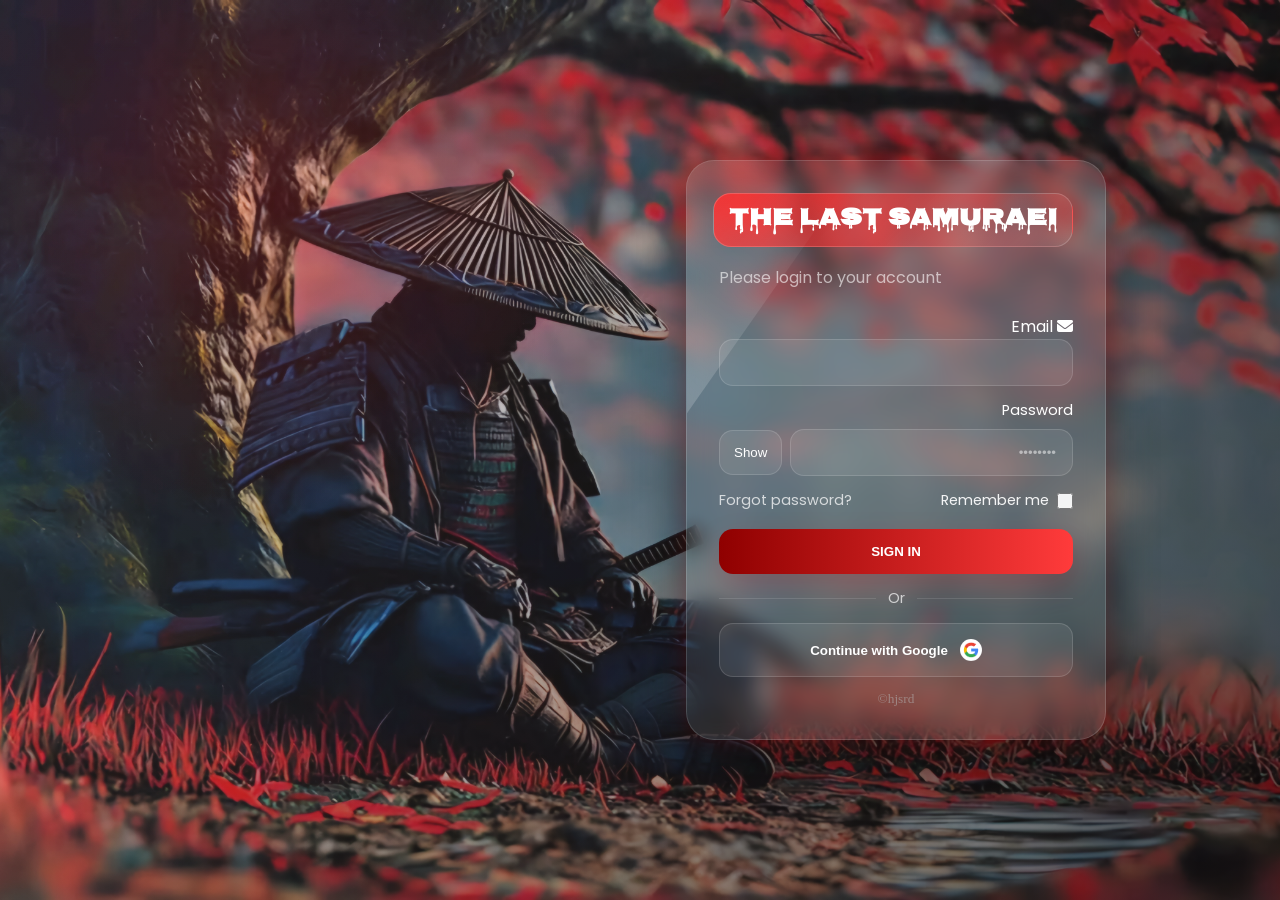
<file: index.html>
<!doctype html>
<html lang="en" dir="rtl">

<head>
    <meta charset="UTF-8" />
    <meta name="viewport" content="width=device-width, initial-scale=1.0" />
    <title>Glass Login</title>
    <link rel="stylesheet" href="style.css" />
    <link rel="stylesheet" href="https://cdnjs.cloudflare.com/ajax/libs/font-awesome/6.7.2/css/all.min.css">
    <link href="https://fonts.googleapis.com/css2?family=Poppins:wght@300;400;600;700&display=swap" rel="stylesheet">
</head>

<body>
    <div class="bg"></div>
    <div class="overlay"></div>

    <main class="wrap">
        <section class="card">
            <div class="brand">The last samuraei</div>
            <h1> </h1>
            <p> Please login to your account</p>

            <form>
                <div class="input-box">

                    <i class="fa-solid fa-envelope"></i>
                    Email
                    <input type="email">

                </div>

                <label class="pw">
                    <span>Password</span>
                    <div class="pw-box">
                        <input id="password" type="password" placeholder="••••••••" />
                        <button type="button" id="toggle">Show</button>
                    </div>
                </label>

                <div class="row">
                    <label class="check">
                        <input type="checkbox" />
                        <span>Remember me</span>
                    </label>
                    <a href="#">?Forgot password</a>
                </div>

                <button class="btn" type="submit">SIGN IN</button>

                <div class="line"><span>Or</span></div>

                <button class="google">

                    <img src="assest/images.png">

                    <span>Continue with Google</span>

                </button>
                <div class="creat">

                    <span>hjsrd©</span>

                </div>



            </form>
        </section>
    </main>

    <script src="script.js"></script>
</body>

</html>
</file>
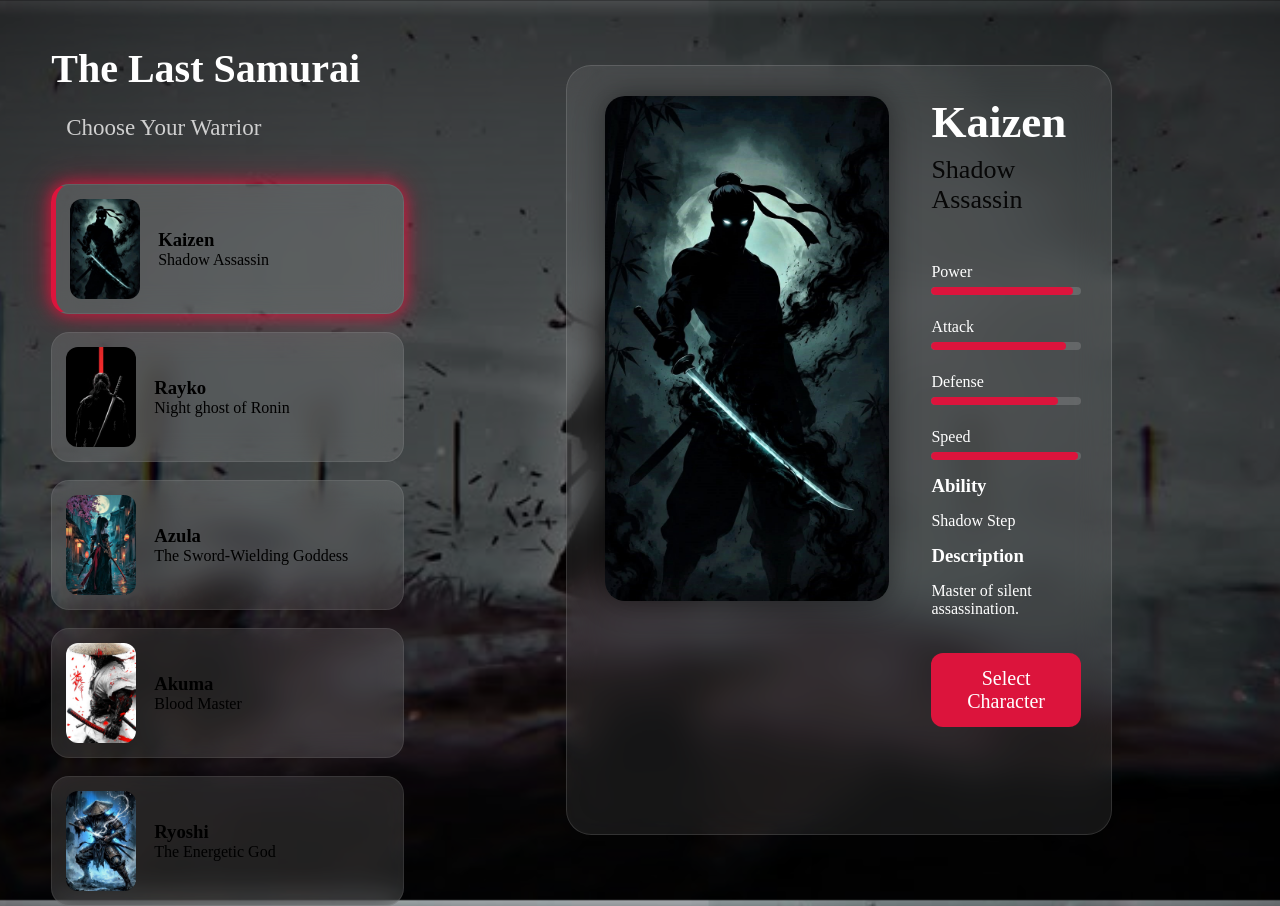
<file: characters/character.html>
<!DOCTYPE html>
<html lang="en">
<head>
    <meta charset="UTF-8">
    <meta name="viewport" content="width=device-width, initial-scale=1.0">
    <title>Characters</title>
    <link rel="stylesheet" href="../characters/character.css">
</head>






<body>

<div class="overlay">

    <div class="container">

        <div class="left">

            <h1>The Last Samurai</h1>
            <p>Choose Your Warrior</p>

            <div class="character-card active" data-character="kaizen">
                <img src="../assest/kaizen.jpg">
                <div>
                    <h3>Kaizen</h3>
                    <span>Shadow Assassin</span>
                </div>
            </div>

            <div class="character-card" data-character="rayko">
                <img src="../assest/rayko.jpg">
                <div>
                    <h3>Rayko</h3>
                    <span>Night ghost of Ronin</span>
                </div>
            </div>

            <div class="character-card" data-character="azula">
                <img src="../assest/azula.jpg">
                <div>
                    <h3>Azula</h3>
                    <span>The Sword-Wielding Goddess</span>
                </div>
            </div>

            <div class="character-card" data-character="akuma">
                <img src="../assest/akuma.jpg">
                <div>
                    <h3>Akuma</h3>
                    <span>Blood Master</span>
                </div>
            </div>

            <div class="character-card" data-character="ryoshi">
                <img src="../assest/ryoshi.jpg">
                <div>
                    <h3>Ryoshi</h3>
                    <span>The Energetic God</span>
                </div>
            </div>

        </div>

        <div class="right">

            <div class="info-card">

    <div class="info-content">

        <div class="image-side">

            <img id="hero" class="hero" src="../assest/kaizen.jpg">

        </div>

        <div class="details">

            <h2 id="name">Kaizen</h2>

            <p id="class" class="class">Shadow Assassin</p>

            <div class="stat">
                <span>Power</span>
                <div class="bar">
                    <div id="power" class="fill" style="width:95%"></div>
                </div>
            </div>

            <div class="stat">
                <span>Attack</span>
                <div class="bar">
                    <div id="attack" class="fill" style="width:90%"></div>
                </div>
            </div>

            <div class="stat">
                <span>Defense</span>
                <div class="bar">
                    <div id="defense" class="fill" style="width:85%"></div>
                </div>
            </div>

            <div class="stat">
                <span>Speed</span>
                <div class="bar">
                    <div id="speed" class="fill" style="width:98%"></div>
                </div>
            </div>

            <h3>Ability</h3>

            <p id="ability">Shadow Step</p>

            <h3>Description</h3>

            <p id="description">
                Master of silent assassination.
            </p>

            <button>Select Character</button>

        </div>

    </div>

</div>
    </div>

</div>
<script src="../characters/character.js"></script>
</body>


</html>
</file>
<file: style.css>
*
{
box-sizing: border-box;
margin: 0;
padding: 0
}


@font-face{
    font-family: "Nosifer";
    src: url("fonts/Nosifer-Regular.ttf") format("truetype");
}




html,
body {
    height: 100%;
    font-family: system-ui, -apple-system, "Segoe UI", Roboto, sans-serif, "nosifer"
}

body {
    overflow: hidden;
    font-family: Poppins;
    background: #050505;
    color: #fff
}

.bg,
.overlay {
    position: fixed;
    inset: 0
}

.bg {
    background-image: url("assest/bg.jpg");
    background-size: cover;
    background-position: center;
    background-repeat: no-repeat;
}

.overlay {
    background:
        radial-gradient(circle at 20% 20%, rgba(255, 0, 0, .18), transparent 28%),
        linear-gradient(120deg,

            rgba(255, 255, 255, .12),

            rgba(19, 14, 14, 0.664));
}

.wrap {
    align-items: center;
    position: relative;
    min-height: 100vh;
    display: grid;
    place-items: right;
    padding: 24px;
    margin-right: 150px;
}

.card {


    width: min(92vw, 420px);
    padding: 32px;
    border: 1px solid rgba(255, 255, 255, .14);
    background: rgba(255, 255, 255, .08);
    backdrop-filter: blur(10px);
    -webkit-backdrop-filter: blur(10px);
    border-radius: 28px;
    box-shadow:

        0 0 25px rgba(255, 0, 0, .15),

        0 20px 50px rgba(0, 0, 0, .45);

    position: relative;

    overflow: hidden;

    animation: up 5s ease both;
}

.card::before {

    content: "";

    position: absolute;

    width: 250px;

    height: 500px;

    background:

        linear-gradient(transparent,

            rgba(255, 255, 255, .18),

            transparent);

    transform: rotate(35deg);

    left: -220px;

    top: -80px;

    transition: 2s;

}

.card:hover::before {

    left: 450px;

}


.brand {

    width: 360px;
    height: 54px;
    border-radius: 18px;
    display: grid;
    place-items: center;
    margin-bottom: 18px;
    background: linear-gradient(135deg, rgba(255, 40, 40, .9), rgba(255, 255, 255, .08));
    border: 1px solid rgba(255, 255, 255, .18);
    font-weight: 800;
    font-size: 24px;
    font-family: "Nosifer";

}

h1 {
    font-size: 2rem;
    line-height: 1.2;
    margin-bottom: 8px
}

p {
    text-align: left;
    opacity: .60;
    margin-bottom: 24px
}

form {
    display: grid;
    gap: 14px
}

label {
    display: grid;
    gap: 8px;
    font-size: .92rem
}

input {
    width: 100%;
    border: 1px solid rgba(255, 255, 255, .14);
    background: rgba(255, 255, 255, .08);
    color: #fff;
    padding: 15px 16px;
    border-radius: 14px;
    outline: none;
    transition: .2s ease;
}

input::placeholder {
    color: rgba(255, 255, 255, .5)
}

input:focus {
    border-color: rgba(255, 70, 70, .6);
    box-shadow: 0 0 0 4px rgba(255, 0, 0, .12);
}

.pw-box {
    display: flex;
    gap: 8px;
    align-items: center
}

.pw-box input {
    flex: 1
}

.pw-box button {
    border: 1px solid rgba(255, 255, 255, .14);
    background: rgba(255, 255, 255, .08);
    color: #fff;
    padding: 14px 14px;
    border-radius: 14px;
    cursor: pointer;
}

.row {
    display: flex;
    justify-content: space-between;
    align-items: center;
    gap: 10px;
    font-size: .9rem;
    opacity: .92;
}

.check {
    display: flex;
    align-items: center;
    gap: 8px
}

.check input {
    width: 16px;
    height: 16px
}

a {
    color: #fff;
    text-decoration: none;
    opacity: .8
}

a:hover {
    opacity: 1
}

.btn,
.google {
    width: 100%;
    border: 0;
    border-radius: 14px;
    padding: 15px 16px;
    cursor: pointer;
    font-weight: 700;
    transition: .2s ease;
}

.google {

    display: flex;

    align-items: center;

    justify-content: center;

    gap: 12px;

    cursor: pointer;

}

.google img {


    width: 22px;

    height: 22px;

    border-radius: 16px;

}




.btn {
    margin-top: 4px;
    color: #fff;
    background: linear-gradient(90deg, #8f0000, #ff3b3b);
    box-shadow: 0 12px 30px rgba(255, 0, 0, .18);
    transition: 5s;
}

.btn:hover,
.google:hover,
.pw-box button:hover {
    transform: translatex(-4px);
    transition: .5s;
}

.google {
    background: rgba(255, 255, 255, .08);
    border: 1px solid rgba(255, 255, 255, .14);
    color: #fff;
}

.creat {
    font-family: Georgia, 'Times New Roman', Times, serif;
    text-align: center;
    font-size: smaller;
    color: #b3b3b38f;
}

.line {
    display: flex;
    align-items: center;
    gap: 12px;
    opacity: .7;
    font-size: .9rem;
}

.line::before,
.line::after {
    content: "";
    height: 1px;
    flex: 1;
    background: rgba(255, 255, 255, .16);
}




@keyframes up {
    from {
        opacity: 0;
        transform: translateY(22px) scale(.98)
    }

    to {
        opacity: 1;
        transform: translateY(0) scale(1)
    }
}

@media (max-width:480px) {
    .card {
        padding: 22px;
        border-radius: 22px
    }

    h1 {
        font-size: 1.65rem
    }

    .row {
        flex-direction: column;
        align-items: flex-start
    }
}
</file>
<file: characters/character.css>
*{

margin:0;
padding:0;
box-sizing:border-box;

font-family:Poppins;

}

body{

height:100vh;

background:url("../assest/bg2.jpg");

background-size:cover;

background-position:center;

overflow:hidden;

}

.overlay{

width:100%;

height:100%;

background:rgba(0,0,0,.55);

display:flex;

justify-content:center;

align-items:center;

}

.container{

width:92%;

height:90%;

display:flex;

gap:45px;

}

.left{

width:30%;

display:flex;

flex-direction:column;

gap:18px;

}

.left h1{

color:white;

font-size:40px;

font-family: nosifer;

margin-bottom:5px;

}

.left p{

color:#cfcfcf;

margin-bottom:25px;

margin-left: 15px;

font-size: 23px;

padding: -40px;

transform: scale3d(2);

transition: 1.5s;
}

.character-card{

display:flex;

align-items:center;

gap:18px;

padding:14px;

border-radius:18px;

cursor:pointer;

backdrop-filter:blur(14px);

background:rgba(255, 255, 255, 0.116);

transition:.35s;

border:1px solid rgba(255,255,255,.08);

}

.character-card:hover{

transform:
    translateX(12px)
    scale(1.03);

background:rgba(255,255,255,.12);

border-left:5px solid crimson;

}

.active{

background:rgba(255,255,255,.15);

border-left:5px solid crimson;

box-shadow:

0 0 15px crimson,

0 0 35px rgba(220,20,60,.4);

}

.character-card img{

width:70px;

height: 100px;

object-fit:cover;

border-radius:12px;

}

.right{

flex:1;

display:flex;

justify-content:center;

align-items:center;

}

.info-card{

width:70%;

height:95%;

padding:30px;

border-radius:25px;

background:rgba(255,255,255,.08);

backdrop-filter:blur(18px);

border:1px solid rgba(255,255,255,.12);

overflow:auto;

}

.hero{

display:flexbox;

gap:40px;

flex-wrap:nowrap;

justify-content:center;

align-items:center;

align-content:center;

flex-direction:row;

margin-bottom: 30px;

transition: .6s;

}

.hero{

width:95%;

aspect-ratio: 9/16;

object-fit:cover;

border-radius:20px;

box-shadow:0 0 30px rgba(0,0,0,.45);

transition:
    opacity .35s ease,
    transform .35s ease;




}

.hero:hover{

transform:scale(1.03);

}

.info-content{

display:flex;

gap:35px;

height:100%;

align-items:flex-start;

}

.image-side{

flex:2;

display:flex;

justify-content:center;

align-items:flex-start;

}

.details{

flex:1;

display:flex;

flex-direction:column;

gap:15px;

color:white;

}

.info-card h2{

color:white;

font-size:45px;

}

.stat{

margin-top:8px;

}

.bar{

width:100%;

height:8px;

background:rgba(255,255,255,.15);

border-radius:30px;

margin-top:6px;

overflow:hidden;

}

.fill{

height:100%;

background:crimson;

border-radius:30px;

transition:width 1s ease;

}

.class{

color:rgb(7, 7, 7);

margin-bottom:25px;

margin-top: -8px;

font-size: 26px;

}


button{

margin-top:20px;

padding:14px;

border:none;

border-radius:12px;

background:crimson;

color:white;

font-size:20px;

cursor:pointer;

transition:.5s;

}

button:hover{

transform:translatex(12px);

background:#83ff3b;

color: black;

box-shadow:0 0 20px crimson;

}


/* =========================
   MOBILE RESPONSIVE
   ========================= */

@media (max-width: 768px) {

    body {
        height: auto;
        min-height: 100vh;
        overflow: auto;
    }

    .overlay {
        min-height: 100vh;
        height: auto;
        padding: 20px 0;
    }

    .container {
        width: 100%;
        height: auto;
        flex-direction: column;
        gap: 25px;
        padding: 20px;
    }

    .left {
        width: 100%;
        gap: 12px;
    }

    .left h1 {
        font-size: 30px;
        line-height: 1.3;
    }

    .left p {
        font-size: 16px;
        margin: 0 0 14px 0;
        transform: none;
        padding: 0;
    }

    .character-card {
        width: 100%;
        padding: 10px;
        gap: 12px;
    }

    .character-card:hover {
        transform: translateX(5px) scale(1.01);
    }

    .character-card img {
        width: 55px;
        height: 70px;
    }

    .right {
        width: 100%;
        flex: none;
    }

    .info-card {
        width: 100%;
        height: auto;
        padding: 18px;
        border-radius: 20px;
        overflow: visible;
    }

    .info-content {
        height: auto;
        flex-direction: column;
        gap: 22px;
    }

    .image-side {
        width: 100%;
        flex: none;
    }

    .hero {
        width: 100%;
        aspect-ratio: 9 / 16;
        height: auto;
        object-fit: cover;
        margin-bottom: 10px;
    }

    .hero:hover {
        transform: scale(1.01);
    }

    .details {
        width: 100%;
        flex: none;
        gap: 12px;
    }

    .info-card h2 {
        font-size: 32px;
    }

    .class {
        font-size: 18px;
        margin-bottom: 12px;
    }

    .stat {
        width: 100%;
    }

    .bar {
        height: 7px;
    }

    button {
        width: 100%;
        padding: 13px;
        font-size: 18px;
    }

}
</file>
